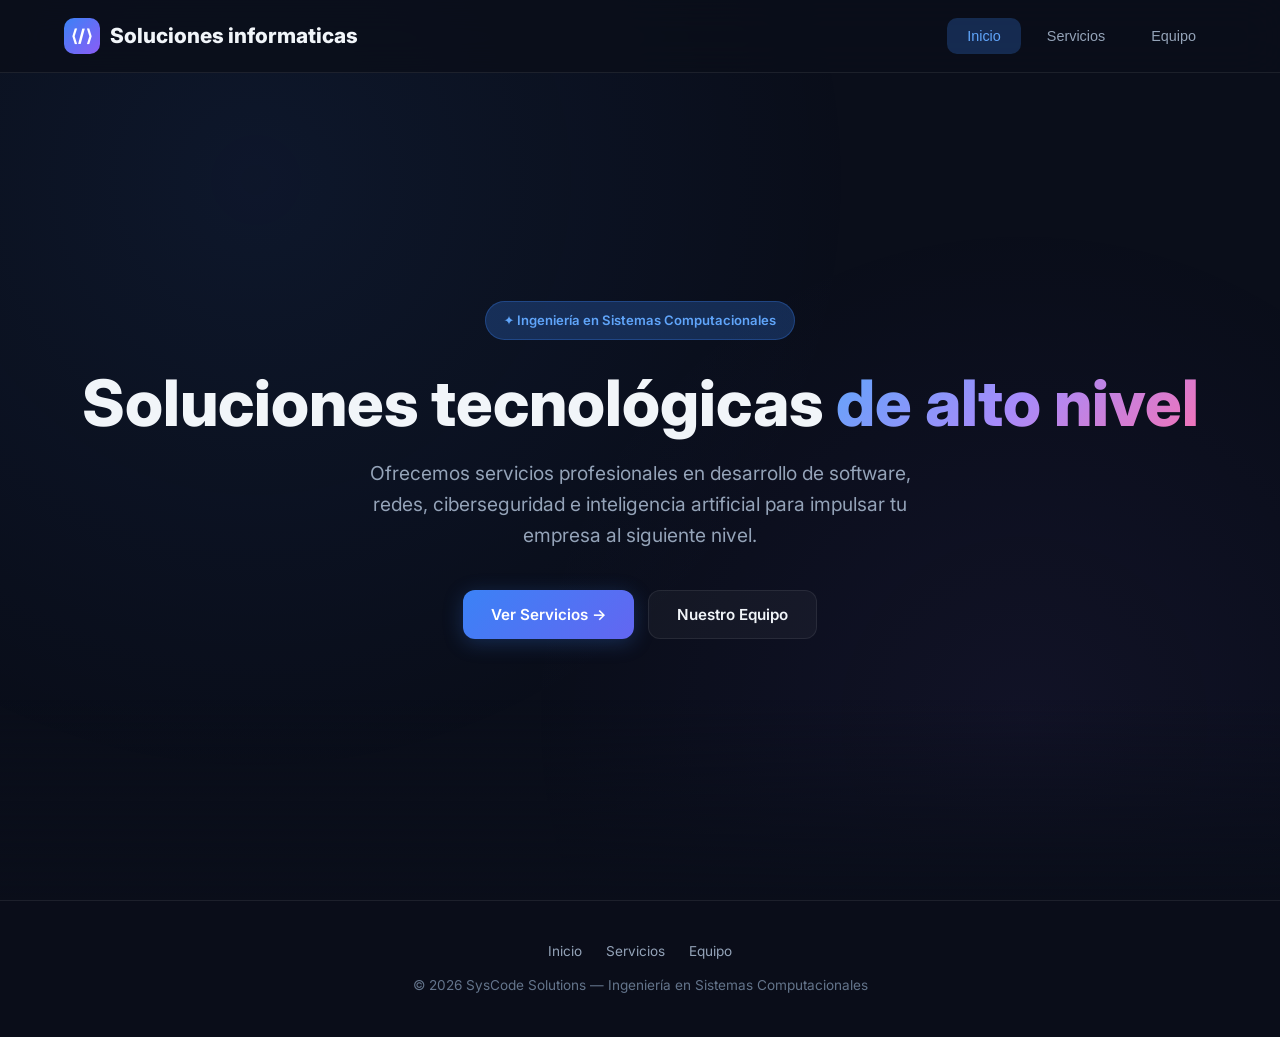
<file: index.html>
<!DOCTYPE html>
<html lang="es">

<head>
    <meta charset="UTF-8">
    <meta name="viewport" content="width=device-width, initial-scale=1.0">
    <meta name="description"
        content="Servicios profesionales de Ingeniería en Sistemas Computacionales: desarrollo web, ciberseguridad, redes, bases de datos y más.">
    <title>soluciones informaticas — Servicios de Ingeniería en Sistemas</title>
    <link rel="preconnect" href="https://fonts.googleapis.com">
    <link rel="preconnect" href="https://fonts.gstatic.com" crossorigin>
    <link href="https://fonts.googleapis.com/css2?family=Inter:wght@300;400;500;600;700;800&display=swap"
        rel="stylesheet">
    <link rel="stylesheet" href="style.css">
</head>

<body>
    <div id="app"></div>
    <script src="app.js"></script>
</body>

</html>
</file>
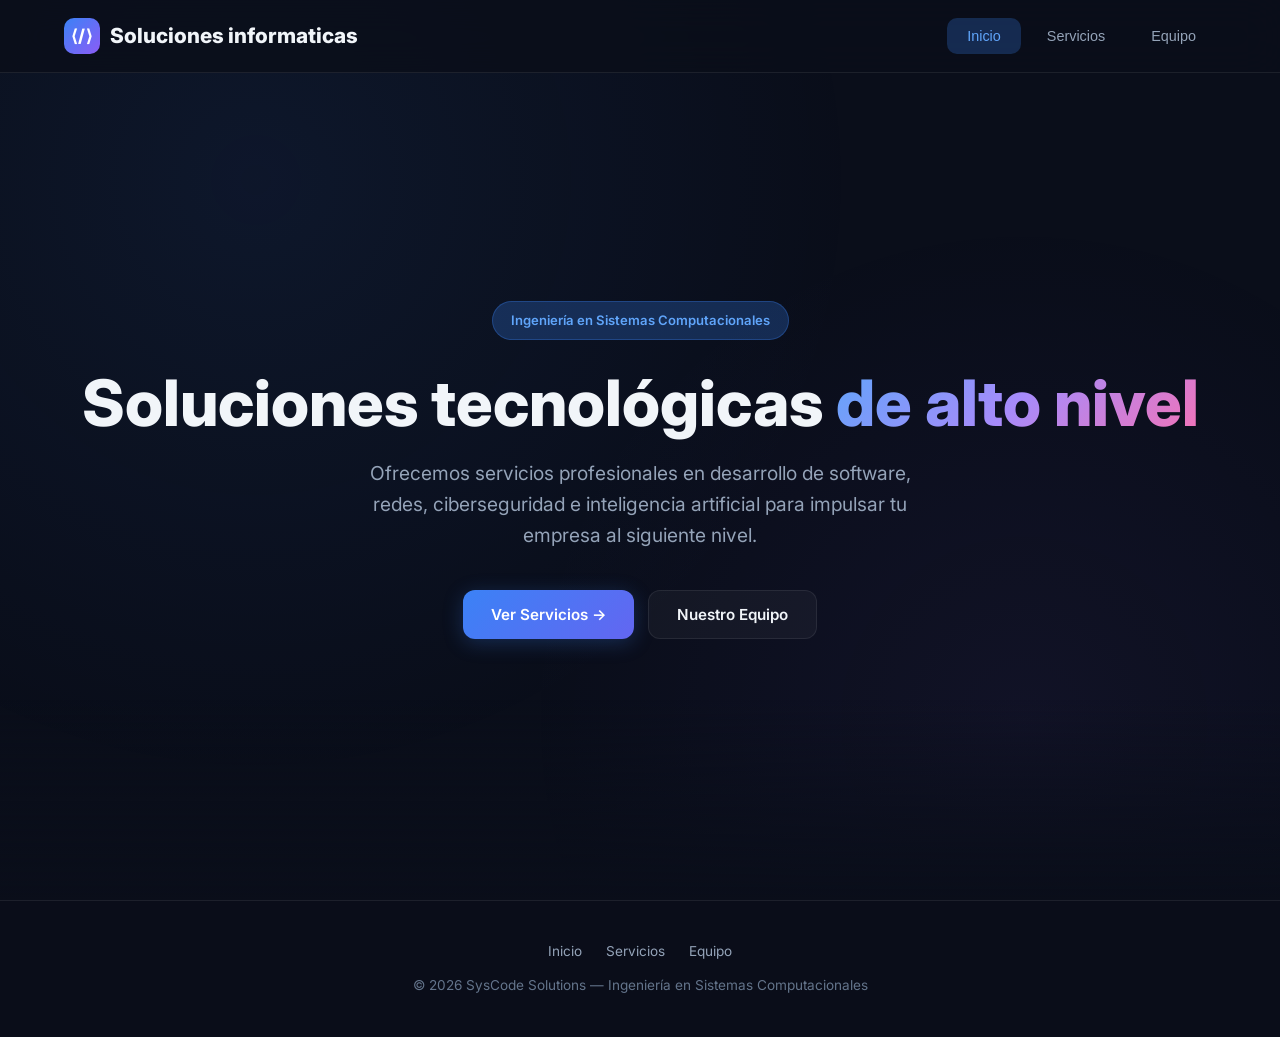
<file: Actvidad1-3/index.html>
<!DOCTYPE html>
<html lang="es">

<head>
    <meta charset="UTF-8">
    <meta name="viewport" content="width=device-width, initial-scale=1.0">
    <meta name="description"
        content="Servicios profesionales de Ingeniería en Sistemas Computacionales: desarrollo web, ciberseguridad, redes, bases de datos y más.">
    <title>soluciones informaticas — Servicios de Ingeniería en Sistemas</title>
    <link rel="preconnect" href="https://fonts.googleapis.com">
    <link rel="preconnect" href="https://fonts.gstatic.com" crossorigin>
    <link href="https://fonts.googleapis.com/css2?family=Inter:wght@300;400;500;600;700;800&display=swap"
        rel="stylesheet">
    <link rel="stylesheet" href="style.css">
</head>

<body>
    <div id="app"></div>
    <script src="app.js"></script>
    <script src="https://cdnjs.cloudflare.com/ajax/libs/jquery/3.7.1/jquery.min.js"></script>
</body>

</html>
</file>
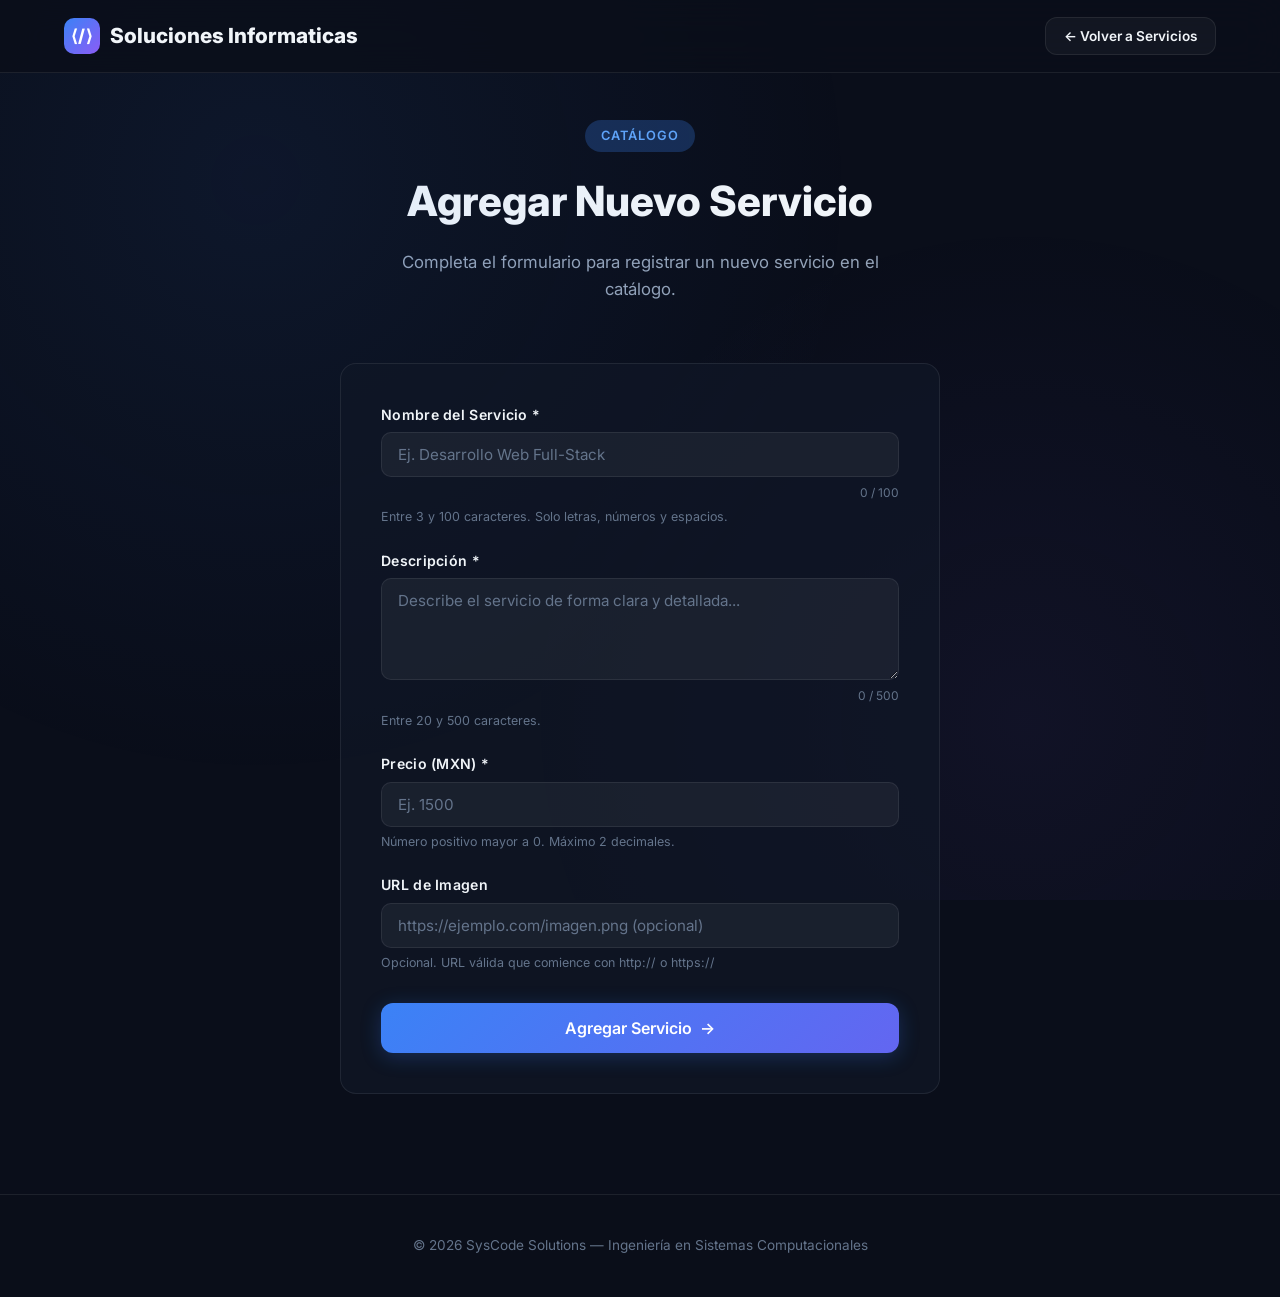
<file: Actividad1-2/alta.html>
<!DOCTYPE html>
<html lang="es">

<head>
    <meta charset="UTF-8">
    <meta name="viewport" content="width=device-width, initial-scale=1.0">
    <meta name="description" content="Agregar nuevo servicio al catálogo de Soluciones Informáticas.">
    <title>Agregar Servicio — Soluciones Informáticas</title>
    <link rel="preconnect" href="https://fonts.googleapis.com">
    <link rel="preconnect" href="https://fonts.gstatic.com" crossorigin>
    <link href="https://fonts.googleapis.com/css2?family=Inter:wght@300;400;500;600;700;800&display=swap"
        rel="stylesheet">
    <link rel="stylesheet" href="style.css">
</head>

<body>
    <div id="app-alta"></div>
    <script src="alta.js"></script>
</body>

</html>
</file>
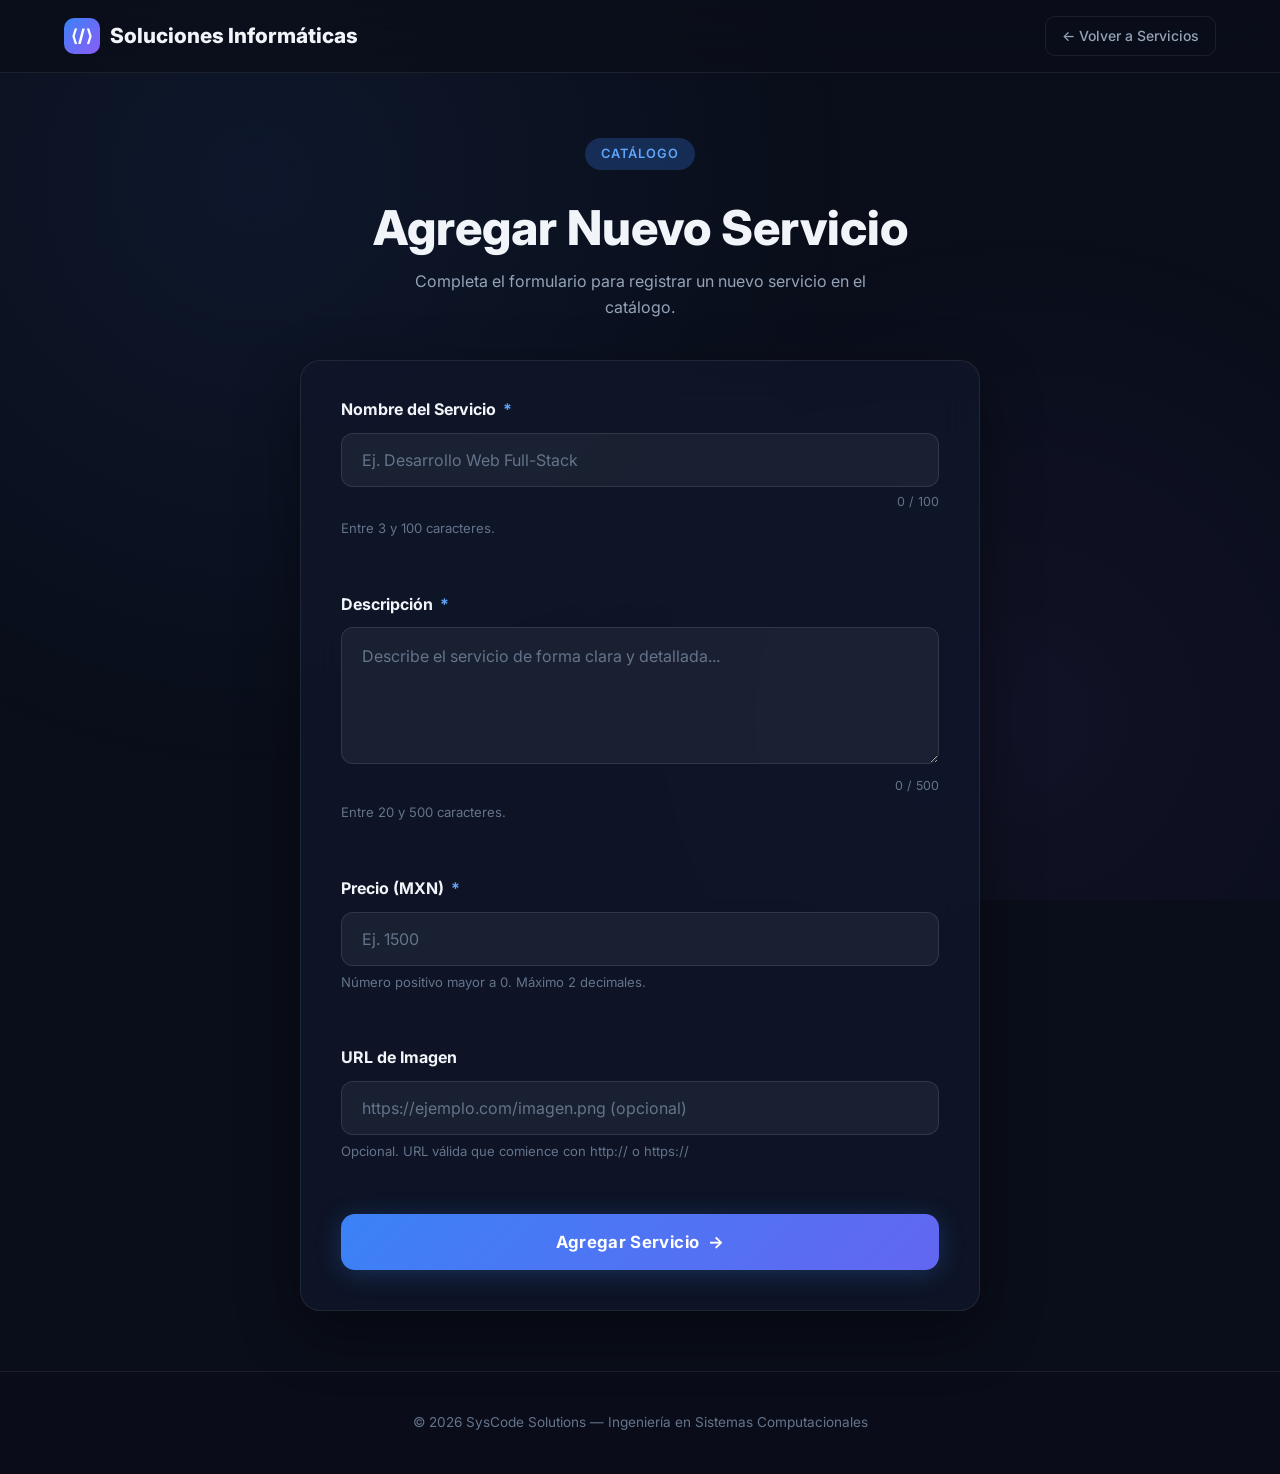
<file: Actvidad1-3/alta.html>
<!DOCTYPE html>
<html lang="es">
<head>
    <meta charset="UTF-8">
    <meta name="viewport" content="width=device-width, initial-scale=1.0">
    <meta name="description" content="Agregar nuevo servicio al catálogo de Soluciones Informáticas">
    <title>Agregar Servicio — Soluciones Informáticas</title>
    <link rel="preconnect" href="https://fonts.googleapis.com">
    <link rel="preconnect" href="https://fonts.gstatic.com" crossorigin>
    <link href="https://fonts.googleapis.com/css2?family=Inter:wght@300;400;500;600;700;800&display=swap" rel="stylesheet">
    <link rel="stylesheet" href="https://cdnjs.cloudflare.com/ajax/libs/animate.css/4.1.1/animate.min.css">
    <link rel="stylesheet" href="style.css">
</head>
<body>
    <div id="app-alta"></div>
    <script src="https://cdnjs.cloudflare.com/ajax/libs/jquery/3.7.1/jquery.min.js"></script>
    <script src="alta.js"></script>
</body>
</html>
</file>
<file: style.css>
*,
*::before,
*::after {
    margin: 0;
    padding: 0;
    box-sizing: border-box;
}

:root {
    --bg-primary: #0a0e1a;
    --bg-secondary: #111827;
    --bg-card: rgba(17, 24, 39, 0.7);
    --bg-glass: rgba(255, 255, 255, 0.04);
    --border-glass: rgba(255, 255, 255, 0.08);
    --text-primary: #f1f5f9;
    --text-secondary: #94a3b8;
    --text-muted: #64748b;
    --accent: #3b82f6;
    --accent-light: #60a5fa;
    --accent-glow: rgba(59, 130, 246, 0.25);
    --premium-gold: #f59e0b;
    --premium-gold-light: #fbbf24;
    --premium-glow: rgba(245, 158, 11, 0.3);
    --success: #10b981;
    --radius: 16px;
    --radius-sm: 10px;
    --transition: 0.3s cubic-bezier(0.4, 0, 0.2, 1);
    --shadow: 0 4px 24px rgba(0, 0, 0, 0.4);
    --shadow-lg: 0 8px 40px rgba(0, 0, 0, 0.5);
}

html {
    scroll-behavior: smooth;
}

body {
    font-family: 'Inter', system-ui, -apple-system, sans-serif;
    background: var(--bg-primary);
    color: var(--text-primary);
    line-height: 1.6;
    min-height: 100vh;
    overflow-x: hidden;
}

/* Background animated gradient */
body::before {
    content: '';
    position: fixed;
    top: 0;
    left: 0;
    width: 100%;
    height: 100%;
    background:
        radial-gradient(ellipse 600px 600px at 20% 20%, rgba(59, 130, 246, 0.08), transparent),
        radial-gradient(ellipse 500px 500px at 80% 80%, rgba(139, 92, 246, 0.06), transparent);
    pointer-events: none;
    z-index: 0;
}

#app {
    position: relative;
    z-index: 1;
}

/* --- Header --- */
.site-header {
    position: fixed;
    top: 0;
    left: 0;
    width: 100%;
    z-index: 1000;
    background: rgba(10, 14, 26, 0.8);
    backdrop-filter: blur(20px);
    -webkit-backdrop-filter: blur(20px);
    border-bottom: 1px solid var(--border-glass);
    transition: var(--transition);
}

.header-inner {
    max-width: 1200px;
    margin: 0 auto;
    padding: 0 24px;
    display: flex;
    align-items: center;
    justify-content: space-between;
    height: 72px;
}

.logo {
    display: flex;
    align-items: center;
    gap: 10px;
    font-weight: 800;
    font-size: 1.3rem;
    color: var(--text-primary);
    cursor: pointer;
    transition: var(--transition);
}

.logo:hover {
    color: var(--accent-light);
}

.logo-icon {
    width: 36px;
    height: 36px;
    background: linear-gradient(135deg, var(--accent), #8b5cf6);
    border-radius: var(--radius-sm);
    display: flex;
    align-items: center;
    justify-content: center;
    font-size: 1.1rem;
    color: #fff;
}

/* --- Navigation --- */
.nav-menu {
    display: flex;
    list-style: none;
    gap: 6px;
}

.nav-link {
    padding: 10px 20px;
    border-radius: 10px;
    color: var(--text-secondary);
    font-weight: 500;
    font-size: 0.9rem;
    cursor: pointer;
    transition: var(--transition);
    border: none;
    background: none;
    position: relative;
}

.nav-link:hover {
    color: var(--text-primary);
    background: var(--bg-glass);
}

.nav-link.active {
    color: var(--accent-light);
    background: var(--accent-glow);
}

/* Mobile menu button */
.menu-toggle {
    display: none;
    background: none;
    border: none;
    color: var(--text-primary);
    font-size: 1.5rem;
    cursor: pointer;
    padding: 8px;
}

/* --- Hero Section --- */
.hero {
    min-height: 100vh;
    display: flex;
    flex-direction: column;
    align-items: center;
    justify-content: center;
    text-align: center;
    padding: 120px 24px 80px;
    position: relative;
}

.hero::after {
    content: '';
    position: absolute;
    bottom: 0;
    left: 0;
    width: 100%;
    height: 200px;
    background: linear-gradient(to top, var(--bg-primary), transparent);
    pointer-events: none;
}

.hero-badge {
    display: inline-flex;
    align-items: center;
    gap: 8px;
    padding: 8px 18px;
    border-radius: 100px;
    background: var(--accent-glow);
    border: 1px solid rgba(59, 130, 246, 0.3);
    color: var(--accent-light);
    font-size: 0.82rem;
    font-weight: 600;
    margin-bottom: 28px;
    animation: fadeInDown 0.8s ease;
}

.hero h1 {
    font-size: clamp(2.4rem, 5.5vw, 4rem);
    font-weight: 800;
    line-height: 1.1;
    margin-bottom: 20px;
    animation: fadeInUp 0.8s ease;
}

.hero h1 .gradient-text {
    background: linear-gradient(135deg, var(--accent-light), #a78bfa, #f472b6);
    -webkit-background-clip: text;
    -webkit-text-fill-color: transparent;
    background-clip: text;
}

.hero-subtitle {
    font-size: clamp(1rem, 2vw, 1.2rem);
    color: var(--text-secondary);
    max-width: 560px;
    margin-bottom: 40px;
    animation: fadeInUp 0.8s ease 0.15s both;
}

.hero-cta {
    display: flex;
    gap: 14px;
    flex-wrap: wrap;
    justify-content: center;
    animation: fadeInUp 0.8s ease 0.3s both;
}

/* --- Buttons --- */
.btn {
    display: inline-flex;
    align-items: center;
    gap: 8px;
    padding: 14px 28px;
    border-radius: 12px;
    font-weight: 600;
    font-size: 0.95rem;
    cursor: pointer;
    transition: var(--transition);
    border: none;
    font-family: inherit;
}

.btn-primary {
    background: linear-gradient(135deg, var(--accent), #6366f1);
    color: #fff;
    box-shadow: 0 4px 20px var(--accent-glow);
}

.btn-primary:hover {
    transform: translateY(-2px);
    box-shadow: 0 8px 30px var(--accent-glow);
}

.btn-secondary {
    background: var(--bg-glass);
    color: var(--text-primary);
    border: 1px solid var(--border-glass);
}

.btn-secondary:hover {
    background: rgba(255, 255, 255, 0.08);
    transform: translateY(-2px);
}

/* --- Section Common --- */
.section {
    max-width: 1200px;
    margin: 0 auto;
    padding: 100px 24px;
}

.section-header {
    text-align: center;
    margin-bottom: 60px;
}

.section-tag {
    display: inline-block;
    padding: 6px 16px;
    border-radius: 100px;
    background: var(--accent-glow);
    color: var(--accent-light);
    font-size: 0.8rem;
    font-weight: 600;
    text-transform: uppercase;
    letter-spacing: 1px;
    margin-bottom: 16px;
}

.section-title {
    font-size: clamp(1.8rem, 3.5vw, 2.6rem);
    font-weight: 800;
    margin-bottom: 14px;
}

.section-desc {
    color: var(--text-secondary);
    font-size: 1.05rem;
    max-width: 540px;
    margin: 0 auto;
}

/* --- Service Cards Grid --- */
.services-grid {
    display: grid;
    grid-template-columns: repeat(auto-fill, minmax(300px, 1fr));
    gap: 24px;
}

/* --- Service Card --- */
.service-card {
    background: var(--bg-card);
    border: 1px solid var(--border-glass);
    border-radius: var(--radius);
    overflow: hidden;
    transition: var(--transition);
    display: flex;
    flex-direction: column;
    position: relative;
    animation: fadeInUp 0.6s ease both;
}

.service-card:hover {
    transform: translateY(-6px);
    box-shadow: var(--shadow-lg);
    border-color: rgba(255, 255, 255, 0.12);
}

.service-card-img {
    width: 100%;
    height: 200px;
    object-fit: cover;
    display: block;
}

.service-card-body {
    padding: 24px;
    flex: 1;
    display: flex;
    flex-direction: column;
}

.service-card h3 {
    font-size: 1.15rem;
    font-weight: 700;
    margin-bottom: 8px;
}

.service-card p {
    color: var(--text-secondary);
    font-size: 0.9rem;
    flex: 1;
    margin-bottom: 16px;
}

.service-price {
    font-size: 1.35rem;
    font-weight: 800;
    color: var(--accent-light);
}

.service-price span {
    font-size: 0.8rem;
    font-weight: 400;
    color: var(--text-muted);
}

/* --- Premium Card (> $1000) --- */
.service-card.premium {
    border-color: var(--premium-gold);
    box-shadow: 0 0 20px var(--premium-glow), inset 0 0 30px rgba(245, 158, 11, 0.03);
}

.service-card.premium:hover {
    box-shadow: 0 8px 40px var(--premium-glow);
}

.premium-badge {
    position: absolute;
    top: 16px;
    right: 16px;
    padding: 5px 14px;
    border-radius: 100px;
    background: linear-gradient(135deg, var(--premium-gold), var(--premium-gold-light));
    color: #000;
    font-size: 0.72rem;
    font-weight: 700;
    text-transform: uppercase;
    letter-spacing: 1px;
    z-index: 2;
    box-shadow: 0 2px 10px var(--premium-glow);
}

.service-card.premium .service-price {
    color: var(--premium-gold-light);
}

/* --- Team Section --- */
.team-grid {
    display: grid;
    grid-template-columns: repeat(auto-fill, minmax(280px, 1fr));
    gap: 24px;
}

.team-card {
    background: var(--bg-card);
    border: 1px solid var(--border-glass);
    border-radius: var(--radius);
    padding: 32px 24px;
    text-align: center;
    transition: var(--transition);
    animation: fadeInUp 0.6s ease both;
}

.team-card:hover {
    transform: translateY(-4px);
    box-shadow: var(--shadow);
    border-color: rgba(255, 255, 255, 0.12);
}

.team-avatar {
    width: 90px;
    height: 90px;
    border-radius: 50%;
    background: linear-gradient(135deg, var(--accent), #8b5cf6);
    display: flex;
    align-items: center;
    justify-content: center;
    margin: 0 auto 20px;
    font-size: 2rem;
    font-weight: 700;
    color: #fff;
}

.team-card h3 {
    font-size: 1.1rem;
    font-weight: 700;
    margin-bottom: 4px;
}

.team-role {
    color: var(--accent-light);
    font-size: 0.85rem;
    font-weight: 600;
    margin-bottom: 12px;
}

.team-bio {
    color: var(--text-secondary);
    font-size: 0.85rem;
    line-height: 1.6;
}

/* --- Footer --- */
.site-footer {
    border-top: 1px solid var(--border-glass);
    padding: 40px 24px;
    text-align: center;
    color: var(--text-muted);
    font-size: 0.85rem;
    background: rgba(10, 14, 26, 0.6);
}

.footer-inner {
    max-width: 1200px;
    margin: 0 auto;
    display: flex;
    flex-direction: column;
    gap: 12px;
    align-items: center;
}

.footer-links {
    display: flex;
    gap: 24px;
    list-style: none;
}

.footer-links li {
    color: var(--text-secondary);
    cursor: pointer;
    transition: var(--transition);
    font-size: 0.85rem;
}

.footer-links li:hover {
    color: var(--accent-light);
}

/* --- Animations --- */
@keyframes fadeInUp {
    from {
        opacity: 0;
        transform: translateY(24px);
    }

    to {
        opacity: 1;
        transform: translateY(0);
    }
}

@keyframes fadeInDown {
    from {
        opacity: 0;
        transform: translateY(-16px);
    }

    to {
        opacity: 1;
        transform: translateY(0);
    }
}

/* Staggered animation delay for cards */
.service-card:nth-child(1) {
    animation-delay: 0.05s;
}

.service-card:nth-child(2) {
    animation-delay: 0.10s;
}

.service-card:nth-child(3) {
    animation-delay: 0.15s;
}

.service-card:nth-child(4) {
    animation-delay: 0.20s;
}

.service-card:nth-child(5) {
    animation-delay: 0.25s;
}

.service-card:nth-child(6) {
    animation-delay: 0.30s;
}

.service-card:nth-child(7) {
    animation-delay: 0.35s;
}

.service-card:nth-child(8) {
    animation-delay: 0.40s;
}

.service-card:nth-child(9) {
    animation-delay: 0.45s;
}

.service-card:nth-child(10) {
    animation-delay: 0.50s;
}

.team-card:nth-child(1) {
    animation-delay: 0.05s;
}

.team-card:nth-child(2) {
    animation-delay: 0.12s;
}

.team-card:nth-child(3) {
    animation-delay: 0.19s;
}

.team-card:nth-child(4) {
    animation-delay: 0.26s;
}

/* --- Responsive --- */
@media (max-width: 768px) {
    .header-inner {
        height: 60px;
    }

    .nav-menu {
        display: none;
        position: absolute;
        top: 60px;
        left: 0;
        width: 100%;
        flex-direction: column;
        background: rgba(10, 14, 26, 0.95);
        backdrop-filter: blur(20px);
        -webkit-backdrop-filter: blur(20px);
        padding: 16px;
        border-bottom: 1px solid var(--border-glass);
    }

    .nav-menu.open {
        display: flex;
    }

    .menu-toggle {
        display: block;
    }

    .hero {
        padding: 100px 20px 60px;
        min-height: auto;
    }

    .hero h1 {
        font-size: 2rem;
    }

    .services-grid {
        grid-template-columns: 1fr;
    }

    .team-grid {
        grid-template-columns: 1fr;
    }

    .section {
        padding: 60px 20px;
    }
}

@media (max-width: 480px) {
    .hero-cta {
        flex-direction: column;
        align-items: center;
    }

    .btn {
        width: 100%;
        justify-content: center;
    }
}
</file>
<file: Actvidad1-3/style.css>
/* ============================================================
   SysCode Solutions — style.css UNIFICADO
   Incluye: sitio principal + formulario de alta de servicio
   ============================================================ */

*,
*::before,
*::after {
    margin: 0;
    padding: 0;
    box-sizing: border-box;
}

:root {
    --bg-primary:        #0a0e1a;
    --bg-secondary:      #111827;
    --bg-card:           rgba(17, 24, 39, 0.7);
    --bg-glass:          rgba(255, 255, 255, 0.04);
    --border-glass:      rgba(255, 255, 255, 0.08);
    --text-primary:      #f1f5f9;
    --text-secondary:    #94a3b8;
    --text-muted:        #64748b;
    --accent:            #3b82f6;
    --accent-light:      #60a5fa;
    --accent-glow:       rgba(59, 130, 246, 0.25);
    --premium-gold:      #f59e0b;
    --premium-gold-light:#fbbf24;
    --premium-glow:      rgba(245, 158, 11, 0.3);
    --success:           #10b981;
    --success-glow:      rgba(16, 185, 129, 0.25);
    --error:             #ef4444;
    --error-glow:        rgba(239, 68, 68, 0.25);
    --radius:            16px;
    --radius-sm:         10px;
    --transition:        0.3s cubic-bezier(0.4, 0, 0.2, 1);
    --shadow:            0 4px 24px rgba(0, 0, 0, 0.4);
    --shadow-lg:         0 8px 40px rgba(0, 0, 0, 0.5);
}

html { scroll-behavior: smooth; }

body {
    font-family: 'Inter', system-ui, -apple-system, sans-serif;
    background: var(--bg-primary);
    color: var(--text-primary);
    line-height: 1.6;
    min-height: 100vh;
    overflow-x: hidden;
}

body::before {
    content: '';
    position: fixed;
    inset: 0;
    background:
        radial-gradient(ellipse 600px 600px at 20% 20%, rgba(59, 130, 246, 0.08), transparent),
        radial-gradient(ellipse 500px 500px at 80% 80%, rgba(139, 92, 246, 0.06), transparent);
    pointer-events: none;
    z-index: 0;
}

#app,
#app-alta {
    position: relative;
    z-index: 1;
}

/* ════════════ HEADER ════════════ */
.site-header {
    position: fixed;
    top: 0; left: 0; width: 100%;
    z-index: 1000;
    background: rgba(10, 14, 26, 0.8);
    backdrop-filter: blur(20px);
    -webkit-backdrop-filter: blur(20px);
    border-bottom: 1px solid var(--border-glass);
}
.header-inner {
    max-width: 1200px; margin: 0 auto;
    padding: 0 24px;
    display: flex; align-items: center; justify-content: space-between;
    height: 72px;
}
.logo {
    display: flex; align-items: center; gap: 10px;
    font-weight: 800; font-size: 1.3rem;
    color: var(--text-primary); cursor: pointer;
    text-decoration: none; transition: var(--transition);
}
.logo:hover { color: var(--accent-light); }
.logo-icon {
    width: 36px; height: 36px;
    background: linear-gradient(135deg, var(--accent), #8b5cf6);
    border-radius: var(--radius-sm);
    display: flex; align-items: center; justify-content: center;
    font-size: 1.1rem; color: #fff;
}

/* ════════════ NAV ════════════ */
.nav-menu { display: flex; list-style: none; gap: 6px; }
.nav-link {
    padding: 10px 20px; border-radius: 10px;
    color: var(--text-secondary); font-weight: 500; font-size: 0.9rem;
    cursor: pointer; transition: var(--transition);
    border: none; background: none;
}
.nav-link:hover  { color: var(--text-primary); background: var(--bg-glass); }
.nav-link.active { color: var(--accent-light); background: var(--accent-glow); }
.menu-toggle {
    display: none; background: none; border: none;
    color: var(--text-primary); font-size: 1.5rem;
    cursor: pointer; padding: 8px;
}

/* ════════════ BOTONES ════════════ */
.btn {
    display: inline-flex; align-items: center; gap: 8px;
    padding: 14px 28px; border-radius: 12px;
    font-weight: 600; font-size: 0.95rem;
    cursor: pointer; transition: var(--transition);
    border: none; font-family: inherit;
}
.btn-primary {
    background: linear-gradient(135deg, var(--accent), #6366f1);
    color: #fff; box-shadow: 0 4px 20px var(--accent-glow);
}
.btn-primary:hover { transform: translateY(-2px); box-shadow: 0 8px 30px var(--accent-glow); }
.btn-secondary {
    background: var(--bg-glass); color: var(--text-primary);
    border: 1px solid var(--border-glass);
}
.btn-secondary:hover { background: rgba(255,255,255,0.08); transform: translateY(-1px); }

/* ════════════ HERO ════════════ */
.hero {
    min-height: 100vh;
    display: flex; flex-direction: column;
    align-items: center; justify-content: center;
    text-align: center; padding: 120px 24px 80px; position: relative;
}
.hero::after {
    content: ''; position: absolute; bottom: 0; left: 0;
    width: 100%; height: 200px;
    background: linear-gradient(to top, var(--bg-primary), transparent);
    pointer-events: none;
}
.hero-badge {
    display: inline-flex; align-items: center; gap: 8px;
    padding: 8px 18px; border-radius: 100px;
    background: var(--accent-glow); border: 1px solid rgba(59, 130, 246, 0.3);
    color: var(--accent-light); font-size: 0.82rem; font-weight: 600;
    margin-bottom: 28px; animation: fadeInDown 0.8s ease;
}
.hero h1 {
    font-size: clamp(2.4rem, 5.5vw, 4rem); font-weight: 800; line-height: 1.1;
    margin-bottom: 20px; animation: fadeInUp 0.8s ease;
}
.gradient-text {
    background: linear-gradient(135deg, var(--accent-light), #a78bfa, #f472b6);
    -webkit-background-clip: text; -webkit-text-fill-color: transparent; background-clip: text;
}
.hero-subtitle {
    font-size: clamp(1rem, 2vw, 1.2rem); color: var(--text-secondary);
    max-width: 560px; margin-bottom: 40px; animation: fadeInUp 0.8s ease 0.15s both;
}
.hero-cta { display: flex; gap: 14px; flex-wrap: wrap; justify-content: center; animation: fadeInUp 0.8s ease 0.3s both; }

/* ════════════ SECCIONES ════════════ */
.section { max-width: 1200px; margin: 0 auto; padding: 100px 24px; }
.section-header { text-align: center; margin-bottom: 60px; }
.section-tag {
    display: inline-block; padding: 6px 16px; border-radius: 100px;
    background: var(--accent-glow); color: var(--accent-light);
    font-size: 0.8rem; font-weight: 600; text-transform: uppercase;
    letter-spacing: 1px; margin-bottom: 16px;
}
.section-title { font-size: clamp(1.8rem, 3.5vw, 2.6rem); font-weight: 800; margin-bottom: 14px; }
.section-desc  { color: var(--text-secondary); font-size: 1.05rem; max-width: 540px; margin: 0 auto; }

/* ════════════ BOTÓN AGREGAR SERVICIO ════════════ */
.add-service-btn {
    display: inline-flex; align-items: center; gap: 8px;
    margin-top: 24px; padding: 12px 24px; border-radius: 12px;
    font-weight: 600; font-size: 0.9rem; cursor: pointer;
    text-decoration: none;
    background: linear-gradient(135deg, var(--accent), #6366f1);
    color: #fff; box-shadow: 0 4px 20px var(--accent-glow);
    border: none; transition: var(--transition);
}
.add-service-btn:hover { transform: translateY(-2px); box-shadow: 0 8px 30px var(--accent-glow); color: #fff; }
.add-icon { font-size: 1.1rem; font-weight: 700; line-height: 1; }

/* ════════════ TARJETAS DE SERVICIO ════════════ */
.services-grid { display: grid; grid-template-columns: repeat(auto-fill, minmax(300px, 1fr)); gap: 24px; }
.service-card {
    background: var(--bg-card); border: 1px solid var(--border-glass);
    border-radius: var(--radius); overflow: hidden; transition: var(--transition);
    display: flex; flex-direction: column; position: relative;
    animation: fadeInUp 0.6s ease both;
}
.service-card:hover { transform: translateY(-6px); box-shadow: var(--shadow-lg); border-color: rgba(255,255,255,0.12); }
.service-card-img   { width: 100%; height: 200px; object-fit: cover; display: block; }
.service-card-body  { padding: 24px; flex: 1; display: flex; flex-direction: column; }
.service-card h3    { font-size: 1.15rem; font-weight: 700; margin-bottom: 8px; }
.service-card p     { color: var(--text-secondary); font-size: 0.9rem; flex: 1; margin-bottom: 16px; }
.service-price      { font-size: 1.35rem; font-weight: 800; color: var(--accent-light); }
.service-price span { font-size: 0.8rem; font-weight: 400; color: var(--text-muted); }

/* Premium */
.service-card.premium { border-color: var(--premium-gold); box-shadow: 0 0 20px var(--premium-glow), inset 0 0 30px rgba(245,158,11,0.03); }
.service-card.premium:hover { box-shadow: 0 8px 40px var(--premium-glow); }
.premium-badge {
    position: absolute; top: 16px; right: 16px; padding: 5px 14px;
    border-radius: 100px; background: linear-gradient(135deg, var(--premium-gold), var(--premium-gold-light));
    color: #000; font-size: 0.72rem; font-weight: 700;
    text-transform: uppercase; letter-spacing: 1px; z-index: 2;
    box-shadow: 0 2px 10px var(--premium-glow);
}
.service-card.premium .service-price { color: var(--premium-gold-light); }

/* Nuevo */
.service-card.nuevo { border-color: var(--success); box-shadow: 0 0 20px var(--success-glow), inset 0 0 30px rgba(16,185,129,0.03); animation: pulseNew 2s ease-in-out 3; }
@keyframes pulseNew { 0%,100% { box-shadow: 0 0 20px var(--success-glow); } 50% { box-shadow: 0 0 35px rgba(16,185,129,0.5); } }
.new-badge {
    position: absolute; top: 16px; right: 16px; padding: 5px 14px;
    border-radius: 100px; background: linear-gradient(135deg, var(--success), #34d399);
    color: #000; font-size: 0.72rem; font-weight: 700;
    text-transform: uppercase; letter-spacing: 1px; z-index: 2;
    box-shadow: 0 2px 10px var(--success-glow);
}
.service-card.nuevo .service-price { color: #34d399; }

/* Delays cards */
.service-card:nth-child(1)  { animation-delay: 0.05s; }
.service-card:nth-child(2)  { animation-delay: 0.10s; }
.service-card:nth-child(3)  { animation-delay: 0.15s; }
.service-card:nth-child(4)  { animation-delay: 0.20s; }
.service-card:nth-child(5)  { animation-delay: 0.25s; }
.service-card:nth-child(6)  { animation-delay: 0.30s; }
.service-card:nth-child(7)  { animation-delay: 0.35s; }
.service-card:nth-child(8)  { animation-delay: 0.40s; }
.service-card:nth-child(9)  { animation-delay: 0.45s; }
.service-card:nth-child(10) { animation-delay: 0.50s; }

/* ════════════ EQUIPO ════════════ */
.team-grid { display: flex; flex-wrap: wrap; gap: 24px; }
.team-card {
    background: var(--bg-card); border: 1px solid var(--border-glass);
    border-radius: var(--radius); padding: 32px 24px; text-align: center;
    transition: var(--transition); animation: fadeInUp 0.6s ease both;
    flex: 1; min-width: 280px;
}
.team-card:hover { transform: translateY(-4px); box-shadow: var(--shadow); border-color: rgba(255,255,255,0.12); }
.team-avatar {
    width: 90px; height: 90px; border-radius: 50%;
    background: linear-gradient(135deg, var(--accent), #8b5cf6);
    display: flex; align-items: center; justify-content: center;
    margin: 0 auto 20px; font-size: 2rem; font-weight: 700; color: #fff;
}
.team-card h3 { font-size: 1.1rem; font-weight: 700; margin-bottom: 4px; }
.team-role    { color: var(--accent-light); font-size: 0.85rem; font-weight: 600; margin-bottom: 12px; }
.team-bio     { color: var(--text-secondary); font-size: 0.85rem; line-height: 1.6; }
.team-card:nth-child(1) { animation-delay: 0.05s; }
.team-card:nth-child(2) { animation-delay: 0.12s; }
.team-card:nth-child(3) { animation-delay: 0.19s; }
.team-card:nth-child(4) { animation-delay: 0.26s; }

/* ════════════ FOOTER ════════════ */
.site-footer {
    border-top: 1px solid var(--border-glass); padding: 40px 24px;
    text-align: center; color: var(--text-muted); font-size: 0.85rem;
    background: rgba(10, 14, 26, 0.6);
}
.footer-inner { max-width: 1200px; margin: 0 auto; display: flex; flex-direction: column; gap: 12px; align-items: center; }
.footer-links { display: flex; gap: 24px; list-style: none; }
.footer-links li { color: var(--text-secondary); cursor: pointer; transition: var(--transition); font-size: 0.85rem; }
.footer-links li:hover { color: var(--accent-light); }

/* ════════════ ANIMACIONES GLOBALES ════════════ */
@keyframes fadeInUp   { from { opacity: 0; transform: translateY(24px); } to { opacity: 1; transform: translateY(0); } }
@keyframes fadeInDown { from { opacity: 0; transform: translateY(-16px); } to { opacity: 1; transform: translateY(0); } }


/* ════════════════════════════════════════════════
   FORMULARIO ALTA (alta.html + alta.js)
════════════════════════════════════════════════ */

/* Botón volver */
.alta-back-btn {
    display: flex; align-items: center; gap: 6px;
    color: var(--text-secondary); font-size: 0.875rem; font-weight: 500;
    text-decoration: none; padding: 8px 16px; border-radius: var(--radius-sm);
    border: 1px solid var(--border-glass); transition: var(--transition);
}
.alta-back-btn:hover { color: var(--text-primary); background: var(--bg-glass); }

/* Main */
.alta-main { position: relative; z-index: 1; padding: 90px 24px 60px; }
.alta-wrap  { max-width: 680px; margin: 0 auto; }

/* Hero encabezado */
.alta-hero {
    text-align: center;
    padding: 48px 24px 40px;
}
.alta-hero-title {
    font-size: clamp(2rem, 5vw, 3rem);
    font-weight: 800; line-height: 1.1;
    margin: 16px 0 14px;
    color: var(--text-primary);
}
.alta-hero-sub {
    color: var(--text-secondary);
    font-size: 1rem; max-width: 480px;
    margin: 0 auto;
    line-height: 1.6;
}

/* Resumen errores */
.alta-error-summary {
    background: rgba(239,68,68,0.08);
    border: 1px solid rgba(239,68,68,0.3);
    border-radius: var(--radius-sm);
    padding: 16px 20px; margin-bottom: 20px;
    font-size: 0.875rem; display: none;
}
.alta-error-summary.alta-summary-visible { display: block; }
.alta-error-summary strong { color: #f87171; display: block; margin-bottom: 8px; }
.alta-error-summary ul { color: var(--text-secondary); padding-left: 16px; }
.alta-error-summary li { margin-bottom: 3px; }

/* Tarjeta formulario */
.alta-card {
    background: rgba(15, 23, 42, 0.8);
    border: 1px solid var(--border-glass);
    border-radius: 20px;
    padding: 36px 40px 40px;
    backdrop-filter: blur(20px);
    box-shadow: 0 20px 60px rgba(0,0,0,0.4);
}

/* Grupos */
.alta-field-group { margin-bottom: 28px; }

/* Label */
.alta-label {
    display: block;
    font-size: 1rem; font-weight: 700;
    color: var(--text-primary);
    margin-bottom: 10px;
}
.alta-label-text { color: var(--text-primary); }
.alta-req { color: var(--accent-light); margin-left: 3px; }

/* Inputs y textarea */
.alta-input {
    width: 100%;
    padding: 16px 20px;
    background: rgba(255,255,255,0.05);
    border: 1.5px solid rgba(255,255,255,0.1);
    border-radius: 12px;
    color: var(--text-primary);
    font-family: inherit; font-size: 1rem;
    outline: none;
    transition: border-color 0.25s, box-shadow 0.25s, background 0.25s;
}
.alta-input:focus {
    border-color: var(--accent);
    box-shadow: 0 0 0 3px var(--accent-glow);
    background: rgba(59,130,246,0.05);
}
.alta-input::placeholder { color: var(--text-muted); }
.alta-textarea { resize: vertical; min-height: 120px; line-height: 1.6; }

/* Validación */
.alta-is-error { border-color: var(--error) !important; box-shadow: 0 0 0 3px var(--error-glow) !important; }
.alta-is-ok    { border-color: var(--success) !important; box-shadow: 0 0 0 2px var(--success-glow) !important; }

@keyframes altaShake {
    0%,100% { transform: translateX(0); }
    20%     { transform: translateX(-7px); }
    40%     { transform: translateX(7px); }
    60%     { transform: translateX(-4px); }
    80%     { transform: translateX(4px); }
}
.animate__shakeX { animation: altaShake 0.4s ease !important; }

/* Mensajes de error */
.alta-error-msg {
    font-size: 0.8rem; color: var(--error);
    margin-top: 7px; min-height: 18px;
    opacity: 0; transition: opacity 0.2s;
}
.alta-error-msg:not(:empty)::before { content: '⚠ '; }

/* Hint */
.alta-hint { font-size: 0.82rem; color: var(--text-muted); margin-top: 7px; line-height: 1.5; }

/* Contador */
.alta-char-counter {
    font-size: 0.78rem; color: var(--text-muted);
    text-align: right; margin-top: 5px;
}
.alta-char-warn { color: var(--premium-gold); }

/* Botón submit grande */
.alta-submit-wrap { margin-top: 8px; }
.btn-alta-submit {
    width: 100%;
    padding: 18px 28px;
    border-radius: 14px;
    font-weight: 700; font-size: 1.05rem;
    cursor: pointer; border: none;
    font-family: inherit;
    background: linear-gradient(135deg, var(--accent), #6366f1);
    color: #fff;
    box-shadow: 0 4px 24px var(--accent-glow);
    transition: var(--transition);
    letter-spacing: 0.02em;
}
.btn-alta-submit:hover {
    transform: translateY(-2px);
    box-shadow: 0 8px 36px var(--accent-glow);
}
.btn-alta-submit:active { transform: translateY(0); }

/* Toast */
.alta-toast-wrap {
    position: fixed; bottom: 28px; right: 28px;
    z-index: 9999; display: flex; flex-direction: column; gap: 10px;
}
.alta-toast {
    padding: 14px 22px; border-radius: var(--radius-sm);
    font-size: 0.88rem; font-weight: 500;
    display: flex; align-items: center; gap: 10px;
    box-shadow: var(--shadow-lg);
    --animate-duration: 0.4s;
}
.alta-toast-success { background: rgba(16,185,129,0.15); border: 1px solid rgba(16,185,129,0.3); color: #34d399; }
.alta-toast-error   { background: rgba(239,68,68,0.15);  border: 1px solid rgba(239,68,68,0.3);  color: #f87171; }

/* Placeholder imagen rota en tarjetas */
.service-card-placeholder {
    width: 100%; height: 200px;
    display: flex; align-items: center; justify-content: center;
    background: rgba(59,130,246,0.06);
    border-bottom: 1px solid var(--border-glass);
    font-size: 3.5rem;
}

/* ════════════ RESPONSIVE ALTA ════════════ */
@media (max-width: 768px) {
    .alta-card  { padding: 24px 20px; }
    .alta-hero  { padding: 32px 16px 28px; }
    .btn-alta-submit { font-size: 0.95rem; padding: 16px; }
}
</file>
<file: Actividad1-2/style.css>
*,
*::before,
*::after {
    margin: 0;
    padding: 0;
    box-sizing: border-box;
}

:root {
    --bg-primary: #0a0e1a;
    --bg-secondary: #111827;
    --bg-card: rgba(17, 24, 39, 0.7);
    --bg-glass: rgba(255, 255, 255, 0.04);
    --border-glass: rgba(255, 255, 255, 0.08);
    --text-primary: #f1f5f9;
    --text-secondary: #94a3b8;
    --text-muted: #64748b;
    --accent: #3b82f6;
    --accent-light: #60a5fa;
    --accent-glow: rgba(59, 130, 246, 0.25);
    --premium-gold: #f59e0b;
    --premium-gold-light: #fbbf24;
    --premium-glow: rgba(245, 158, 11, 0.3);
    --success: #10b981;
    --radius: 16px;
    --radius-sm: 10px;
    --transition: 0.3s cubic-bezier(0.4, 0, 0.2, 1);
    --shadow: 0 4px 24px rgba(0, 0, 0, 0.4);
    --shadow-lg: 0 8px 40px rgba(0, 0, 0, 0.5);
}

html {
    scroll-behavior: smooth;
}

body {
    font-family: 'Inter', system-ui, -apple-system, sans-serif;
    background: var(--bg-primary);
    color: var(--text-primary);
    line-height: 1.6;
    min-height: 100vh;
    overflow-x: hidden;
}

/* fondo degradado */
body::before {
    content: '';
    position: fixed;
    top: 0;
    left: 0;
    width: 100%;
    height: 100%;
    background:
        radial-gradient(ellipse 600px 600px at 20% 20%, rgba(59, 130, 246, 0.08), transparent),
        radial-gradient(ellipse 500px 500px at 80% 80%, rgba(139, 92, 246, 0.06), transparent);
    pointer-events: none;
    z-index: 0;
}

#app {
    position: relative;
    z-index: 1;
}

/* --- Header --- */
.site-header {
    position: fixed;
    top: 0;
    left: 0;
    width: 100%;
    z-index: 1000;
    background: rgba(10, 14, 26, 0.8);
    backdrop-filter: blur(20px);
    -webkit-backdrop-filter: blur(20px);
    border-bottom: 1px solid var(--border-glass);
    transition: var(--transition);
}

.header-inner {
    max-width: 1200px;
    margin: 0 auto;
    padding: 0 24px;
    display: flex;
    align-items: center;
    justify-content: space-between;
    height: 72px;
}

.logo {
    display: flex;
    align-items: center;
    gap: 10px;
    font-weight: 800;
    font-size: 1.3rem;
    color: var(--text-primary);
    cursor: pointer;
    transition: var(--transition);
}

.logo:hover {
    color: var(--accent-light);
}

.logo-icon {
    width: 36px;
    height: 36px;
    background: linear-gradient(135deg, var(--accent), #8b5cf6);
    border-radius: var(--radius-sm);
    display: flex;
    align-items: center;
    justify-content: center;
    font-size: 1.1rem;
    color: #fff;
}

/* --- Nav bar --- */
.nav-menu {
    display: flex;
    list-style: none;
    gap: 6px;
}

.nav-link {
    padding: 10px 20px;
    border-radius: 10px;
    color: var(--text-secondary);
    font-weight: 500;
    font-size: 0.9rem;
    cursor: pointer;
    transition: var(--transition);
    border: none;
    background: none;
    position: relative;
}

.nav-link:hover {
    color: var(--text-primary);
    background: var(--bg-glass);
}

.nav-link.active {
    color: var(--accent-light);
    background: var(--accent-glow);
}

/* Mobile menu button */
.menu-toggle {
    display: none;
    background: none;
    border: none;
    color: var(--text-primary);
    font-size: 1.5rem;
    cursor: pointer;
    padding: 8px;
}

/* --- Hero Section --- */
.hero {
    min-height: 100vh;
    display: flex;
    flex-direction: column;
    align-items: center;
    justify-content: center;
    text-align: center;
    padding: 120px 24px 80px;
    position: relative;
}

.hero::after {
    content: '';
    position: absolute;
    bottom: 0;
    left: 0;
    width: 100%;
    height: 200px;
    background: linear-gradient(to top, var(--bg-primary), transparent);
    pointer-events: none;
}

.hero-badge {
    display: inline-flex;
    align-items: center;
    gap: 8px;
    padding: 8px 18px;
    border-radius: 100px;
    background: var(--accent-glow);
    border: 1px solid rgba(59, 130, 246, 0.3);
    color: var(--accent-light);
    font-size: 0.82rem;
    font-weight: 600;
    margin-bottom: 28px;
    animation: fadeInDown 0.8s ease;
}

.hero h1 {
    font-size: clamp(2.4rem, 5.5vw, 4rem);
    font-weight: 800;
    line-height: 1.1;
    margin-bottom: 20px;
    animation: fadeInUp 0.8s ease;
}

.hero h1 .gradient-text {
    background: linear-gradient(135deg, var(--accent-light), #a78bfa, #f472b6);
    -webkit-background-clip: text;
    -webkit-text-fill-color: transparent;
    background-clip: text;
}

.hero-subtitle {
    font-size: clamp(1rem, 2vw, 1.2rem);
    color: var(--text-secondary);
    max-width: 560px;
    margin-bottom: 40px;
    animation: fadeInUp 0.8s ease 0.15s both;
}

.hero-cta {
    display: flex;
    gap: 14px;
    flex-wrap: wrap;
    justify-content: center;
    animation: fadeInUp 0.8s ease 0.3s both;
}

/* --- Botones --- */
.btn {
    display: inline-flex;
    align-items: center;
    gap: 8px;
    padding: 14px 28px;
    border-radius: 12px;
    font-weight: 600;
    font-size: 0.95rem;
    cursor: pointer;
    transition: var(--transition);
    border: none;
    font-family: inherit;
}

.btn-primary {
    background: linear-gradient(135deg, var(--accent), #6366f1);
    color: #fff;
    box-shadow: 0 4px 20px var(--accent-glow);
}

.btn-primary:hover {
    transform: translateY(-2px);
    box-shadow: 0 8px 30px var(--accent-glow);
}

.btn-secondary {
    background: var(--bg-glass);
    color: var(--text-primary);
    border: 1px solid var(--border-glass);
}

.btn-secondary:hover {
    background: rgba(255, 255, 255, 0.08);
    transform: translateY(-2px);
}

/* --- Section Common --- */
.section {
    max-width: 1200px;
    margin: 0 auto;
    padding: 100px 24px;
}

.section-header {
    text-align: center;
    margin-bottom: 60px;
}

.section-tag {
    display: inline-block;
    padding: 6px 16px;
    border-radius: 100px;
    background: var(--accent-glow);
    color: var(--accent-light);
    font-size: 0.8rem;
    font-weight: 600;
    text-transform: uppercase;
    letter-spacing: 1px;
    margin-bottom: 16px;
}

.section-title {
    font-size: clamp(1.8rem, 3.5vw, 2.6rem);
    font-weight: 800;
    margin-bottom: 14px;
}

.section-desc {
    color: var(--text-secondary);
    font-size: 1.05rem;
    max-width: 540px;
    margin: 0 auto;
}

/* --- seccion de tarjetas de servicio --- */
.services-grid {
    display: grid;
    grid-template-columns: repeat(auto-fill, minmax(300px, 1fr));
    gap: 24px;
}

/* --- tarjetas de seervicio --- */
.service-card {
    background: var(--bg-card);
    border: 1px solid var(--border-glass);
    border-radius: var(--radius);
    overflow: hidden;
    transition: var(--transition);
    display: flex;
    flex-direction: column;
    position: relative;
    animation: fadeInUp 0.6s ease both;
}

.service-card:hover {
    transform: translateY(-6px);
    box-shadow: var(--shadow-lg);
    border-color: rgba(255, 255, 255, 0.12);
}

.service-card-img {
    width: 100%;
    height: 200px;
    object-fit: cover;
    display: block;
}

.service-card-body {
    padding: 24px;
    flex: 1;
    display: flex;
    flex-direction: column;
}

.service-card h3 {
    font-size: 1.15rem;
    font-weight: 700;
    margin-bottom: 8px;
}

.service-card p {
    color: var(--text-secondary);
    font-size: 0.9rem;
    flex: 1;
    margin-bottom: 16px;
}

.service-price {
    font-size: 1.35rem;
    font-weight: 800;
    color: var(--accent-light);
}

.service-price span {
    font-size: 0.8rem;
    font-weight: 400;
    color: var(--text-muted);
}

/* --- servicios premium (> $1000) --- */
.service-card.premium {
    border-color: var(--premium-gold);
    box-shadow: 0 0 20px var(--premium-glow), inset 0 0 30px rgba(245, 158, 11, 0.03);
}

.service-card.premium:hover {
    box-shadow: 0 8px 40px var(--premium-glow);
}

.premium-badge {
    position: absolute;
    top: 16px;
    right: 16px;
    padding: 5px 14px;
    border-radius: 100px;
    background: linear-gradient(135deg, var(--premium-gold), var(--premium-gold-light));
    color: #000;
    font-size: 0.72rem;
    font-weight: 700;
    text-transform: uppercase;
    letter-spacing: 1px;
    z-index: 2;
    box-shadow: 0 2px 10px var(--premium-glow);
}

.service-card.premium .service-price {
    color: var(--premium-gold-light);
}

/* --- seccion del equio --- */
.team-grid {
    display: flex;
    grid-template-columns: repeat(auto-fill, minmax(280px, 1fr));
    gap: 24px;
}

.team-card {
    background: var(--bg-card);
    border: 1px solid var(--border-glass);
    border-radius: var(--radius);
    padding: 32px 24px;
    text-align: center;
    transition: var(--transition);
    animation: fadeInUp 0.6s ease both;
}

.team-card:hover {
    transform: translateY(-4px);
    box-shadow: var(--shadow);
    border-color: rgba(255, 255, 255, 0.12);
}

.team-avatar {
    width: 90px;
    height: 90px;
    border-radius: 50%;
    background: linear-gradient(135deg, var(--accent), #8b5cf6);
    display: flex;
    align-items: center;
    justify-content: center;
    margin: 0 auto 20px;
    font-size: 2rem;
    font-weight: 700;
    color: #fff;
}

.team-card h3 {
    font-size: 1.1rem;
    font-weight: 700;
    margin-bottom: 4px;
}

.team-role {
    color: var(--accent-light);
    font-size: 0.85rem;
    font-weight: 600;
    margin-bottom: 12px;
}

.team-bio {
    color: var(--text-secondary);
    font-size: 0.85rem;
    line-height: 1.6;
}

/* --- Footer --- */
.site-footer {
    border-top: 1px solid var(--border-glass);
    padding: 40px 24px;
    text-align: center;
    color: var(--text-muted);
    font-size: 0.85rem;
    background: rgba(10, 14, 26, 0.6);
}

.footer-inner {
    max-width: 1200px;
    margin: 0 auto;
    display: flex;
    flex-direction: column;
    gap: 12px;
    align-items: center;
}

.footer-links {
    display: flex;
    gap: 24px;
    list-style: none;
}

.footer-links li {
    color: var(--text-secondary);
    cursor: pointer;
    transition: var(--transition);
    font-size: 0.85rem;
}

.footer-links li:hover {
    color: var(--accent-light);
}

/* --- animaciones--- */
@keyframes fadeInUp {
    from {
        opacity: 0;
        transform: translateY(24px);
    }

    to {
        opacity: 1;
        transform: translateY(0);
    }
}

@keyframes fadeInDown {
    from {
        opacity: 0;
        transform: translateY(-16px);
    }

    to {
        opacity: 1;
        transform: translateY(0);
    }
}

/* Staggered animation delay for cards */
.service-card:nth-child(1) {
    animation-delay: 0.05s;
}

.service-card:nth-child(2) {
    animation-delay: 0.10s;
}

.service-card:nth-child(3) {
    animation-delay: 0.15s;
}

.service-card:nth-child(4) {
    animation-delay: 0.20s;
}

.service-card:nth-child(5) {
    animation-delay: 0.25s;
}

.service-card:nth-child(6) {
    animation-delay: 0.30s;
}

.service-card:nth-child(7) {
    animation-delay: 0.35s;
}

.service-card:nth-child(8) {
    animation-delay: 0.40s;
}

.service-card:nth-child(9) {
    animation-delay: 0.45s;
}

.service-card:nth-child(10) {
    animation-delay: 0.50s;
}

.team-card:nth-child(1) {
    animation-delay: 0.05s;
}

.team-card:nth-child(2) {
    animation-delay: 0.12s;
}

.team-card:nth-child(3) {
    animation-delay: 0.19s;
}

.team-card:nth-child(4) {
    animation-delay: 0.26s;
}

/* --- Responsive --- */
@media (max-width: 768px) {
    .header-inner {
        height: 60px;
    }

    .nav-menu {
        display: none;
        position: absolute;
        top: 60px;
        left: 0;
        width: 100%;
        flex-direction: column;
        background: rgba(10, 14, 26, 0.95);
        backdrop-filter: blur(20px);
        -webkit-backdrop-filter: blur(20px);
        padding: 16px;
        border-bottom: 1px solid var(--border-glass);
    }

    .nav-menu.open {
        display: flex;
    }

    .menu-toggle {
        display: block;
    }

    .hero {
        padding: 100px 20px 60px;
        min-height: auto;
    }

    .hero h1 {
        font-size: 2rem;
    }

    .services-grid {
        grid-template-columns: 1fr;
    }

    .team-grid {
        grid-template-columns: 1fr;
    }

    .section {
        padding: 60px 20px;
    }
}

@media (max-width: 480px) {
    .hero-cta {
        flex-direction: column;
        align-items: center;
    }

    .btn {
        width: 100%;
        justify-content: center;
    }
}

/* ============================================
   FORMULARIO — alta.html
   ============================================ */

/* Botón "Agregar Servicio" en la cabecera de servicios */
.add-service-btn {
    display: inline-flex;
    align-items: center;
    margin-top: 24px;
    text-decoration: none;
    font-size: 0.9rem;
}

/* Sección que contiene el formulario */
.form-section {
    min-height: calc(100vh - 72px);
    padding-top: 120px;
}

/* Tarjeta del formulario */
.form-wrap {
    max-width: 600px;
    margin: 0 auto;
    background: var(--bg-card);
    border: 1px solid var(--border-glass);
    border-radius: var(--radius);
    padding: 40px;
    animation: fadeInUp 0.6s ease both;
}

/* Grupo de campo (label + input + hint + error) */
.form-group {
    display: flex;
    flex-direction: column;
    gap: 6px;
    margin-bottom: 24px;
}

/* Etiqueta */
.form-label {
    font-size: 0.88rem;
    font-weight: 600;
    color: var(--text-primary);
    letter-spacing: 0.3px;
}

/* Input y textarea base */
.form-input {
    width: 100%;
    padding: 12px 16px;
    background: rgba(255, 255, 255, 0.05);
    border: 1px solid var(--border-glass);
    border-radius: var(--radius-sm);
    color: var(--text-primary);
    font-family: inherit;
    font-size: 0.95rem;
    transition: var(--transition);
    outline: none;
    resize: vertical;
}

.form-input::placeholder {
    color: var(--text-muted);
}

.form-input:focus {
    border-color: var(--accent);
    background: rgba(59, 130, 246, 0.06);
    box-shadow: 0 0 0 3px var(--accent-glow);
}

/* Input válido */
.form-input.input-success {
    border-color: var(--success);
    background: rgba(16, 185, 129, 0.05);
}

/* Input con error */
.form-input.input-error {
    border-color: #ef4444;
    background: rgba(239, 68, 68, 0.06);
    box-shadow: 0 0 0 3px rgba(239, 68, 68, 0.15);
    animation: shake 0.35s ease;
}

/* Texto de ayuda */
.form-hint {
    font-size: 0.78rem;
    color: var(--text-muted);
    line-height: 1.4;
}

/* Mensaje de error bajo el campo */
.form-error {
    font-size: 0.82rem;
    color: #fca5a5;
    background: rgba(239, 68, 68, 0.1);
    border: 1px solid rgba(239, 68, 68, 0.25);
    border-radius: 8px;
    padding: 10px 14px;
    line-height: 1.5;
    animation: fadeInDown 0.25s ease;
}

/* Contador de caracteres */
.char-counter {
    font-size: 0.75rem;
    color: var(--text-muted);
    text-align: right;
    transition: var(--transition);
}

.char-counter.counter-over {
    color: #ef4444;
    font-weight: 600;
}

/* Botón submit del formulario */
.form-submit-btn {
    width: 100%;
    justify-content: center;
    padding: 15px;
    font-size: 1rem;
    margin-top: 8px;
}

.form-submit-btn:disabled {
    cursor: not-allowed;
    pointer-events: none;
}

.btn-arrow {
    transition: transform var(--transition);
}

.form-submit-btn:hover .btn-arrow {
    transform: translateX(4px);
}

/* Alerta de éxito */
.alert-success {
    background: rgba(16, 185, 129, 0.12);
    border: 1px solid rgba(16, 185, 129, 0.35);
    border-radius: var(--radius-sm);
    color: #6ee7b7;
    padding: 14px 18px;
    margin-bottom: 24px;
    font-size: 0.9rem;
    animation: fadeInDown 0.4s ease;
}

/* Botón volver en alta.html */
.back-btn {
    font-size: 0.85rem;
    padding: 10px 18px;
}

/* Animación shake para inputs con error */
@keyframes shake {
    0%  { transform: translateX(0); }
    20% { transform: translateX(-6px); }
    40% { transform: translateX(6px); }
    60% { transform: translateX(-4px); }
    80% { transform: translateX(4px); }
    100%{ transform: translateX(0); }
}

/* Responsive del formulario */
@media (max-width: 768px) {
    .form-wrap {
        padding: 28px 20px;
    }

    .form-section {
        padding-top: 90px;
    }
}
</file>
